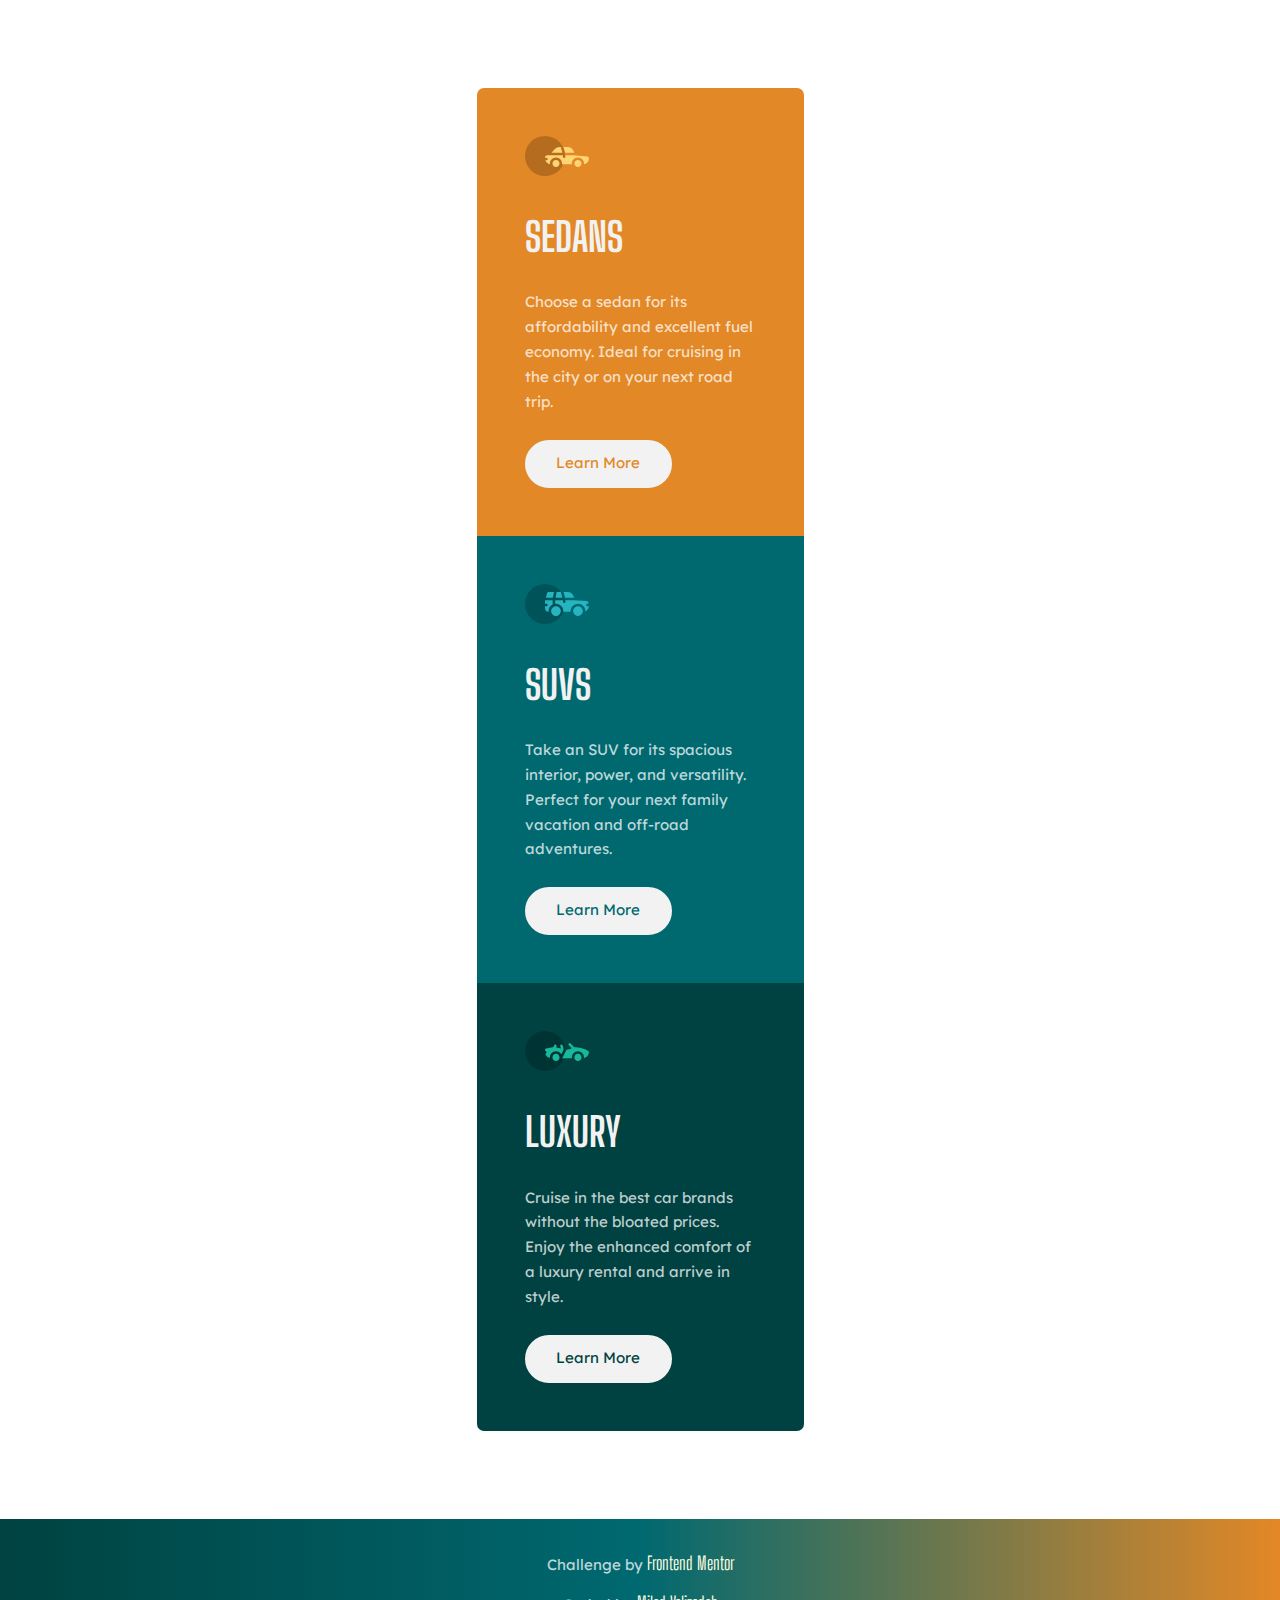
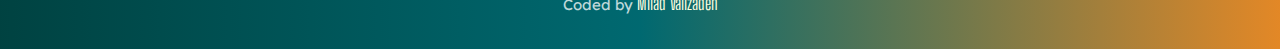
<file: index.html>
<!DOCTYPE html>
<html lang="en">
<head>
  <meta charset="UTF-8"/>
  <meta http-equiv="X-UA-Compatible" content="IE=edge"/>
  <meta name="viewport" content="width=device-width, initial-scale=1.0"/> <!-- displays site properly based on user's device -->
  <meta name="author" content="Milad Valizadeh"/>
  <meta name="description" content="This is a 3 column card preview challenge provided by Frontend Mentor."/>
  <meta name="og:title" content="3-column preview card component"/>
  <meta name="og:description" content="This is a 3 column card preview challenge provided by Frontend Mentor."/>
  <meta name="og:type" content="website"/>
  <meta name="og:url" content="milad-2003-cardpreview.netlify.app"/>
  <link rel="icon" type="image/png" sizes="32x32" href="./images/favicon-32x32.png"/>
  <link rel="stylesheet" href="css/style.css"/>
  <link rel="preconnect" href="https://fonts.googleapis.com"/>
  <link rel="preconnect" href="https://fonts.gstatic.com" crossorigin/>
  <link href="https://fonts.googleapis.com/css2?family=Big+Shoulders+Display:wght@700&family=Lexend+Deca&display=swap" rel="stylesheet"/>
  
  <title>3-column preview card component</title>

</head>
<body>
  <main>
    <section aria-label="specifications of each car type">
      <div class="block">
        <div class="cards">

          <div class="card card--orange">
            <svg class="card__icon">
              <use href="images/sprite.svg#icon-sedans"></use>
            </svg>
            <h2 class="card__heading">sedans</h2>
            <p>Choose a sedan for its affordability and excellent fuel economy. Ideal for cruising in the city or on your next road trip.</p>
            <a href="#" class="link link--learn-more link--orange card__link">Learn More</a>
          </div>
    
          <div class="card card--middle card--dark-cyan">
            <svg class="card__icon">
              <use href="images/sprite.svg#icon-suvs"></use>
            </svg>
            <h2 class="card__heading">suvs</h2>
            <p>Take an SUV for its spacious interior, power, and versatility. Perfect for your next family vacation and off-road adventures.</p>
            <a href="#" class="link link--learn-more link--dark-cyan card__link">Learn More</a>
          </div>

          <div class="card card--very-dark-cyan">
            <svg class="card__icon">
              <use href="images/sprite.svg#icon-luxury"></use>
            </svg>
            <h2 class="card__heading">luxury</h2>
            <p>Cruise in the best car brands without the bloated prices. Enjoy the enhanced comfort of a luxury rental and arrive in style.</p>
            <a href="#" class="link link--learn-more link--very-dark-cyan card__link">Learn More</a>
          </div>

        </div>
      </div>
    </section>
  </main>
  <footer class="footer">
    <p class="footer__p">Challenge by <a class="link footer__link" href="https://www.frontendmentor.io?ref=challenge" target="_blank">Frontend Mentor</a></p> 
    <p class="footer__p">Coded by <a class="link footer__link" href="https://www.linkedin.com/in/milad-valizadeh/">Milad Valizadeh</a></p>
  </footer>
</body>
</html>
</file>
<file: css/style.css>
@import "/css/normalize.css";

:root {
    /*Primary colors*/
    --color-dark-cyan: hsl(184, 100%, 22%);
    --color-orange: hsl(31, 77%, 52%);
    --color-very-dark-cyan: hsl(179, 100%, 13%);

    /*Neutral colors*/
    --color-light-gray: hsl(0, 0%, 95%); /*Background, headings, buttons*/
    --color-transparent: hsla(0, 0%, 100%, 0.75); /*Paragraphs*/
}

/*Making calculations easier with rem*/

html {
    font-size: 62.5%;
}

/*CSS reset*/

*,
*::after,
*::before {
    box-sizing: border-box;
}

body {
    padding: 0;
}

/*Removing the blue highlight of button on mobile*/
input,
textarea,
button,
select,
a {
  -webkit-tap-highlight-color: transparent;
}

/*Typography*/

/*
CSS rules to specify families

font-family: 'Big Shoulders Display', cursive;
font-family: 'Lexend Deca', sans-serif;
*/

body {
    color: var(--color-transparent);
    font-family: 'Lexend Deca', sans-serif;
    font-size: 1.5rem;
    font-weight: 400;
    line-height: 1.66;
}

h2 {
    color: var(--color-light-gray);
    font-family: 'Big Shoulders Display', cursive;
    font-size: 4rem;
    font-weight: 700;
    margin: 0;
}

p {
    margin: 0;
}

/*Links*/

.link {
    display: inline-block;
    text-decoration: none;
    transition: all 500ms;
}

.link--learn-more {
    background-color: var(--color-light-gray);
    border-radius: 25px;
    border: 2px solid var(--color-light-gray);
    padding: 0.9rem 2.95rem 1rem 2.95rem;
}

.link--learn-more:hover, 
.link--learn-more:focus {
    background-color: transparent;
    color: var(--color-light-gray);
}

.link--orange {
    color: var(--color-orange);
}

.link--dark-cyan {
    color: var(--color-dark-cyan);
}

.link--very-dark-cyan {
    color: var(--color-very-dark-cyan);
}

/*Cards*/

.card {
    border-radius: 7px;
    max-width: 327px;
    padding: 4.8rem;
}

.card--middle {
    border-radius: 0;
}

.card--orange {
    background-color: var(--color-orange);
    border-bottom-left-radius: 0;
    border-bottom-right-radius: 0;
}

.card--dark-cyan {
    background-color: var(--color-dark-cyan);
}

.card--very-dark-cyan {
    background-color: var(--color-very-dark-cyan);
    border-top-left-radius: 0;
    border-top-right-radius: 0;
}

.card__icon {
    height: 40px;
    width: 64px;
}

.card__heading {
    margin: 2rem 0;
    text-transform: uppercase;
}

.card__link {
    margin-top: 2.5rem;
}

@media screen and (min-width: 1440px) {
    .card--orange {
        border-bottom-left-radius: 7px;
        border-top-right-radius: 0;
    }

    .card--very-dark-cyan {
        border-bottom-left-radius: 0;
        border-top-right-radius: 7px;
    }

    .card__link {
        margin-top: 8.3rem;
    }
}

/*Card section*/

.block {
    padding: 8.8rem 2.4rem;
}

.cards {
    align-items: center;
    display: flex;
    flex-direction: column;
    justify-content: center;
}

@media screen and (min-width: 1440px) {
    .cards {
        flex-direction: row;
    }

    .block {
        padding: 17.1rem 26rem;
    }
}

/*Footer*/

.footer {
    background: linear-gradient(to left, var(--color-orange), var(--color-dark-cyan), var(--color-very-dark-cyan));
    padding: 2rem;
    text-align: center;
}

.footer__p {
    margin: 1rem;
}

.footer__link {
    color: lightyellow;
    font-family: 'Big Shoulders Display', cursive;
    font-size: 1.8rem;
}

.footer__link:hover, 
.footer__link:focus {
    color: yellow;
}
</file>
